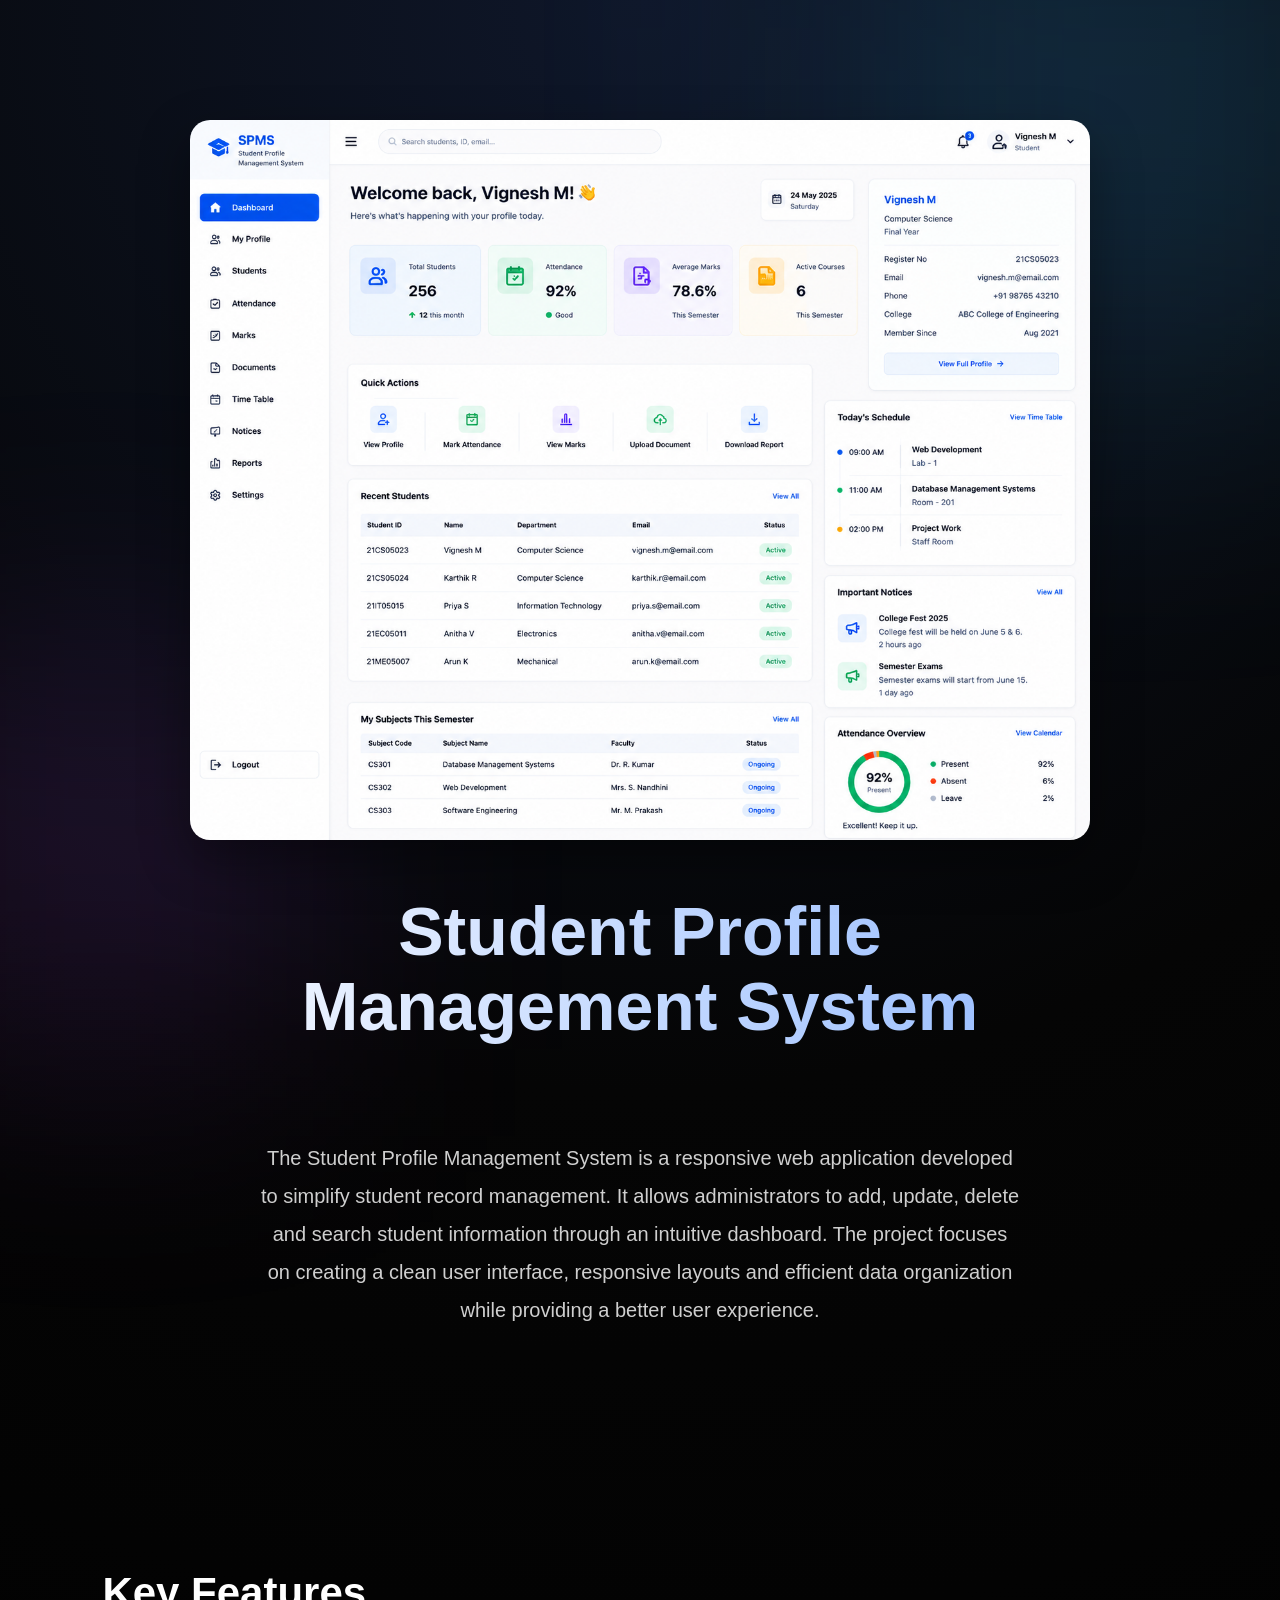
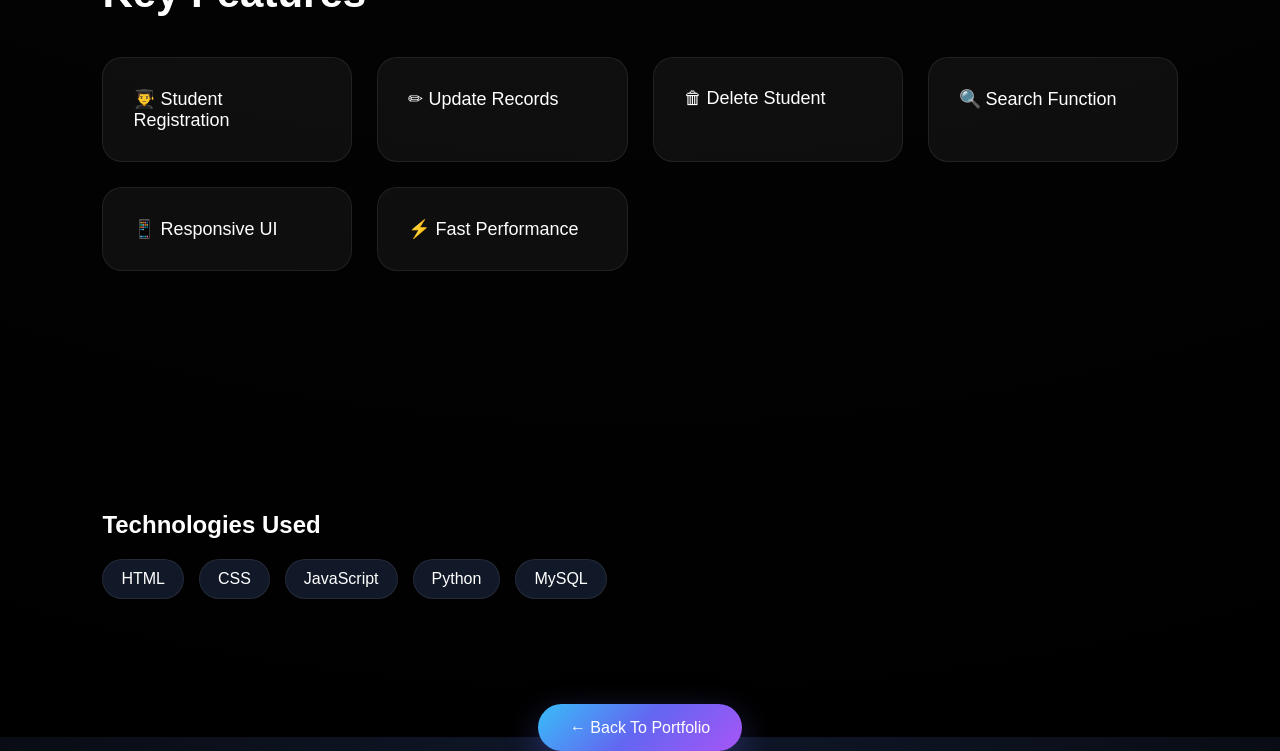
<file: project 1.html>
<!DOCTYPE html>

<html>

<head>

<meta charset="UTF-8">

<meta name="viewport"
content="width=device-width, initial-scale=1.0">

<title>Student Profile Management</title>

<link rel="stylesheet" href="style.css">

</head>

<body>

<section class="project-hero">

    <div class="overlay"></div>

    <img src="project 1.jpg"
         class="banner">

  
    <h1>
        Student Profile
        <br>
        Management System
        <br>
        <br>
    </h1>

    <p class="subtitle">

      The Student Profile Management System is a
    responsive web application developed to
    simplify student record management.
    It allows administrators to add,
    update, delete and search student
    information through an intuitive dashboard.
    The project focuses on creating a clean
    user interface, responsive layouts and
    efficient data organization while providing
    a better user experience.
    </p>

</section>

<section class="section">

<h2 class="project-title">
Key Features
</h2>

<div class="feature-grid">

<div class="feature-box">
👨‍🎓 Student Registration
</div>

<div class="feature-box">
✏ Update Records
</div>

<div class="feature-box">
🗑 Delete Student
</div>

<div class="feature-box">
🔍 Search Function
</div>

<div class="feature-box">
📱 Responsive UI
</div>

<div class="feature-box">
⚡ Fast Performance
</div>

</div>

</section>

<section class="section">

<h2>Technologies Used</h2>

<div class="tech">

<span>HTML</span>

<span>CSS</span>

<span>JavaScript</span>

<span>Python</span>

<span>MySQL</span>

</div>

</section>

<center>

<a href="index.html"
class="btn primary">

← Back To Portfolio

</a>

</center>

</body>

</html>
</file>
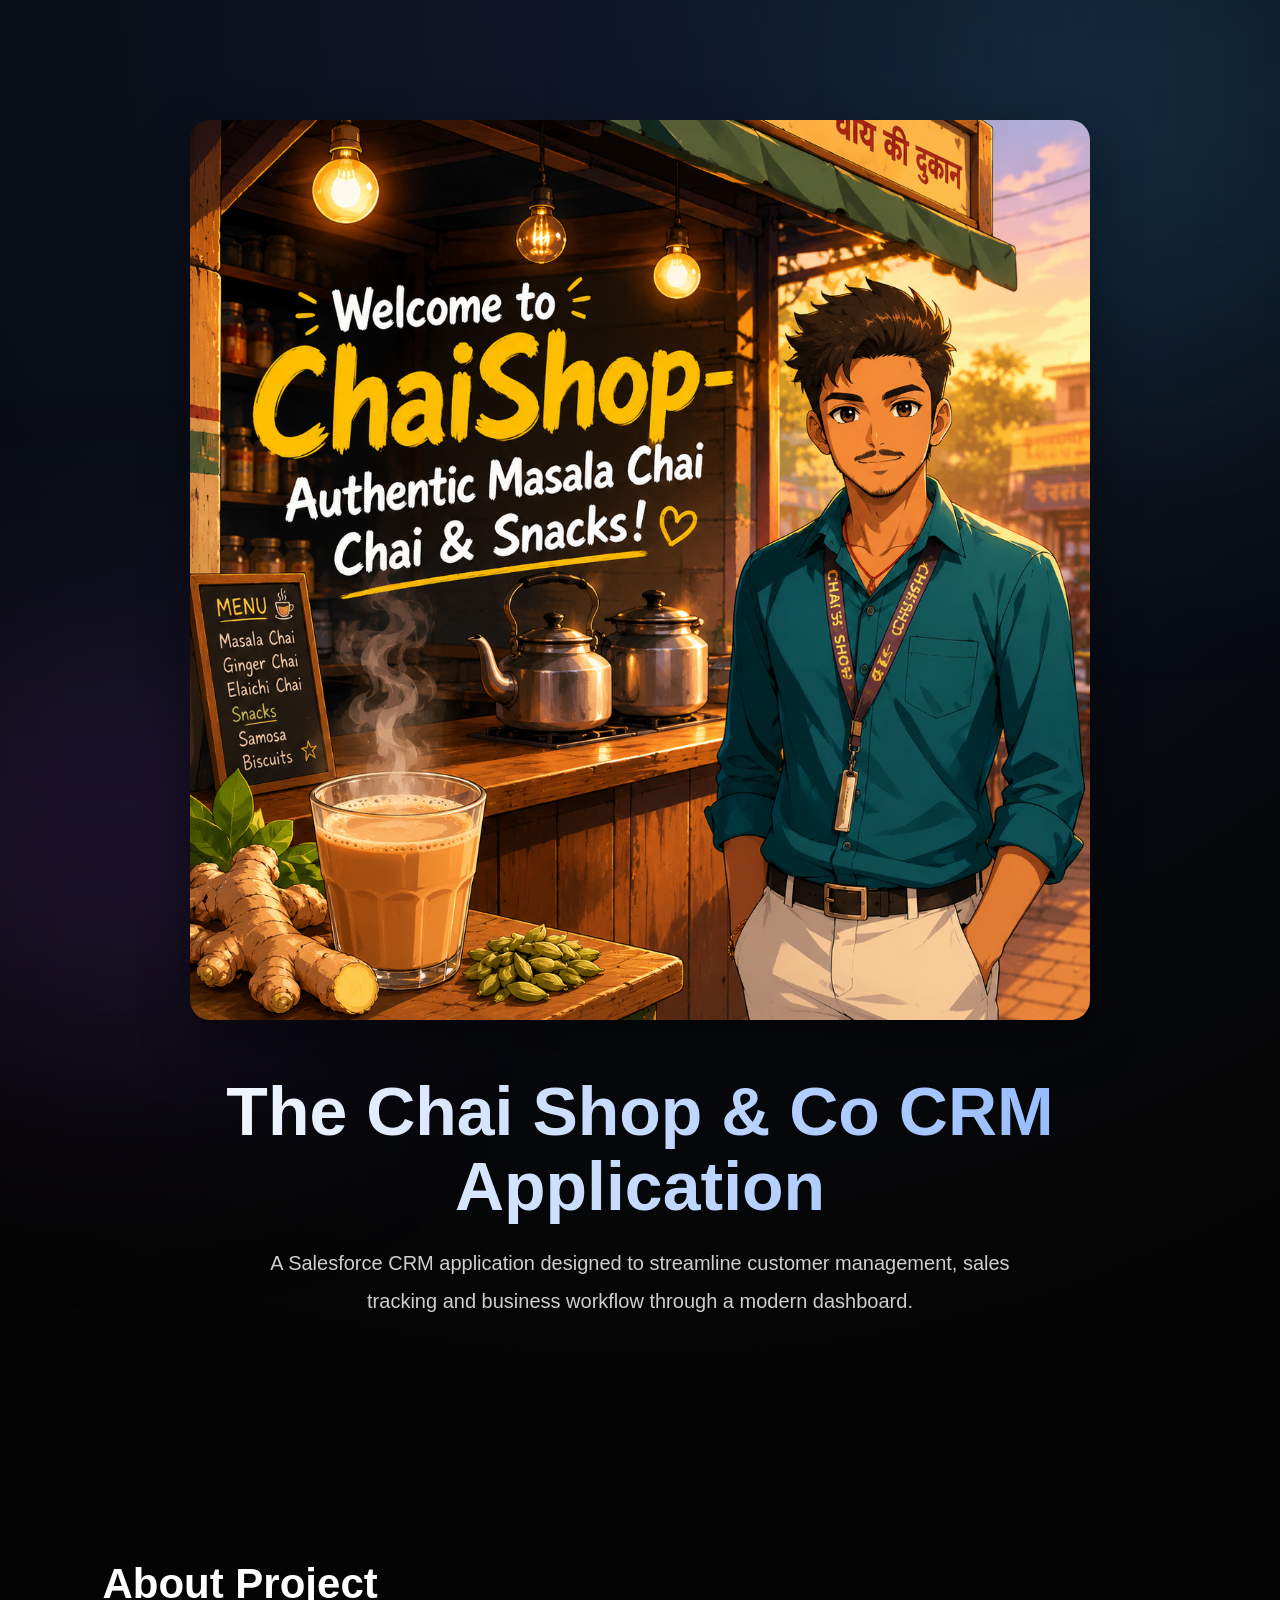
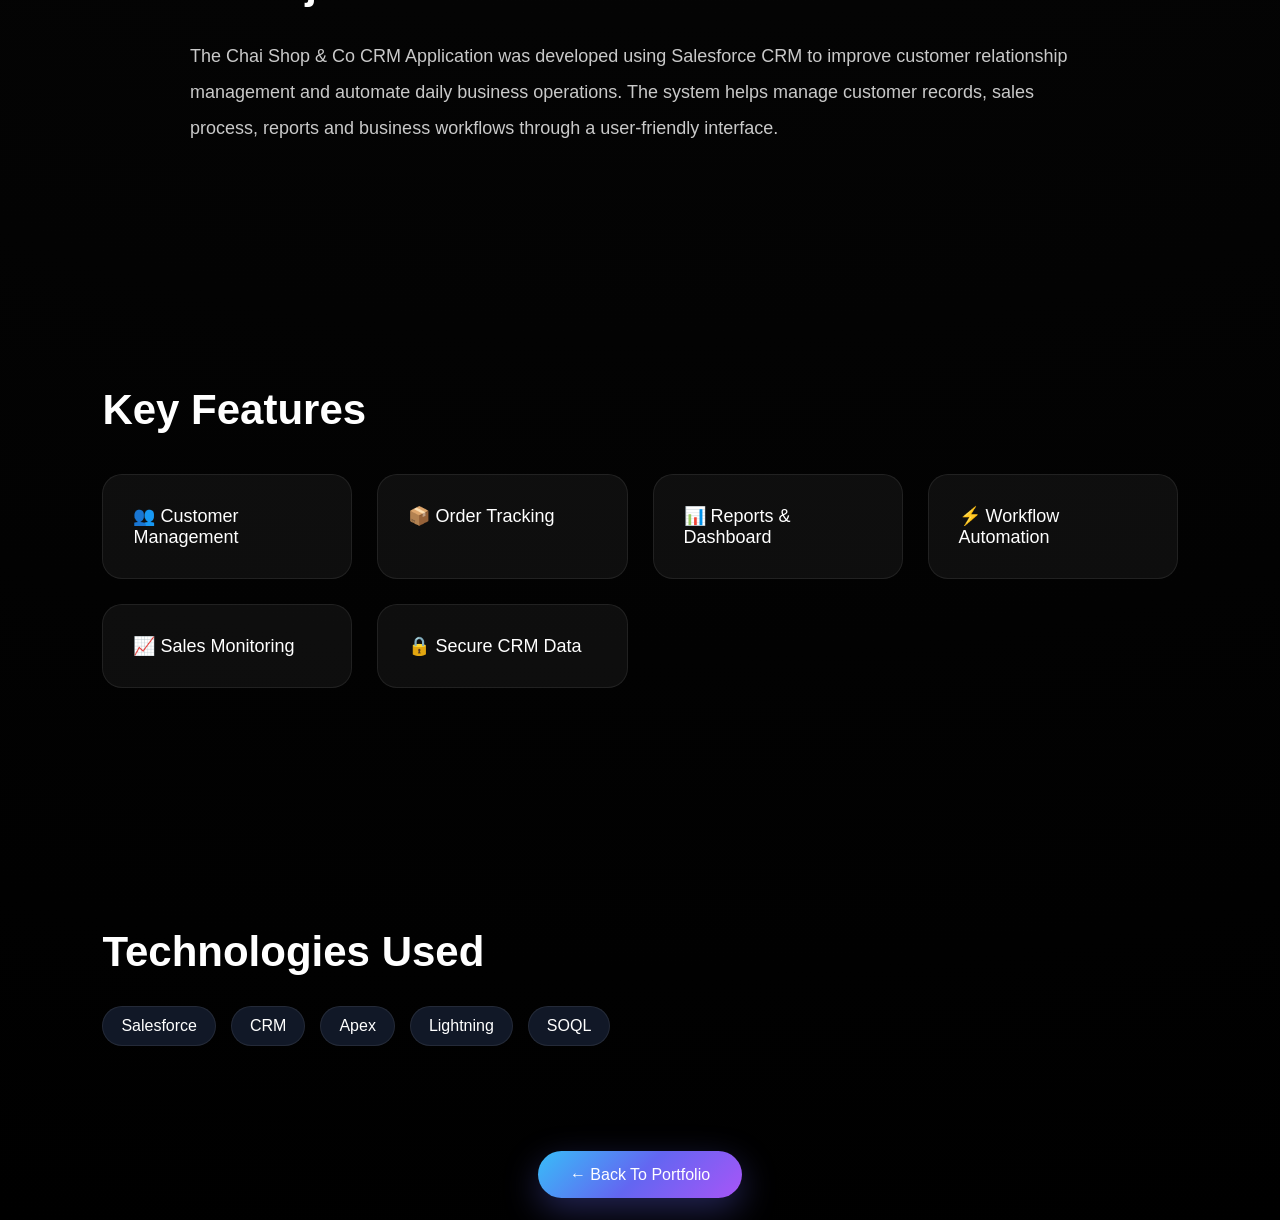
<file: project 2.html>
<!DOCTYPE html>
<html lang="en">

<head>

<meta charset="UTF-8">

<meta name="viewport"
content="width=device-width, initial-scale=1.0">

<title>The Chai Shop & Co CRM</title>

<link rel="stylesheet" href="style.css">

</head>

<body>

<!-- Hero -->

<section class="project-hero">

<img src="project 2.jpg"
class="banner">

<h1>

The Chai Shop & Co
CRM Application

</h1>

<p class="subtitle">

A Salesforce CRM application designed
to streamline customer management,
sales tracking and business workflow
through a modern dashboard.

</p>

</section>

<!-- About -->

<section class="section"
id="about">

<h2 class="project-title">

About Project

</h2>

<p class="project-description">

The Chai Shop & Co CRM Application
was developed using Salesforce CRM
to improve customer relationship
management and automate daily
business operations.

The system helps manage customer
records, sales process, reports
and business workflows through
a user-friendly interface.

</p>

</section>

<!-- Features -->

<section class="section">

<h2 class="project-title">

Key Features

</h2>

<div class="feature-grid">

<div class="feature-box">

👥 Customer Management

</div>

<div class="feature-box">

📦 Order Tracking

</div>

<div class="feature-box">

📊 Reports & Dashboard

</div>

<div class="feature-box">

⚡ Workflow Automation

</div>

<div class="feature-box">

📈 Sales Monitoring

</div>

<div class="feature-box">

🔒 Secure CRM Data

</div>

</div>

</section>

<!-- Tech Stack -->

<section class="section">

<h2 class="project-title">

Technologies Used

</h2>

<div class="tech">

<span>Salesforce</span>

<span>CRM</span>

<span>Apex</span>

<span>Lightning</span>

<span>SOQL</span>

</div>

</section>

<center>

<a href="index.html"
class="btn primary">

← Back To Portfolio

</a>

</center>

<br><br>

</body>

</html>
</file>
<file: style.css>
*{
  margin:0;
  padding:0;
  box-sizing:border-box;
  scroll-behavior:smooth;
}

body{
  font-family:'Poppins',sans-serif;
  background:radial-gradient(circle at top,#0f172a 0%,#050505 45%,#000000 100%);
  color:white;
  overflow-x:hidden;
}

/* Background Effects */

body::before{
  content:"";
  position:fixed;
  width:500px;
  height:500px;
  background:rgba(56,189,248,0.18);
  filter:blur(140px);
  top:-150px;
  right:-100px;
  z-index:-1;
}

body::after{
  content:"";
  position:fixed;
  width:400px;
  height:400px;
  background:rgba(168,85,247,0.15);
  filter:blur(130px);
  bottom:-150px;
  left:-100px;
  z-index:-1;
}

/* Navbar */

.navbar{
  position:fixed;
  top:0;
  width:100%;
  display:flex;
  justify-content:space-between;
  align-items:center;
  padding:20px 8%;
  backdrop-filter:blur(25px);
  background:rgba(5,5,10,0.55);
  border-bottom:1px solid rgba(255,255,255,0.12);
  box-shadow:0 8px 30px rgba(0,0,0,0.35);
  z-index:1000;
}

.logo{
  font-size:1.4rem;
  font-weight:700;

  background:linear-gradient(
    135deg,
    #38bdf8,
    #6366f1,
    #a855f7
  );

  -webkit-background-clip:text;
  -webkit-text-fill-color:transparent;
}

.nav-links{
  display:flex;
  list-style:none;
  gap:30px;
}

.nav-links a{
  text-decoration:none;
  color:#d7d7d7;
  transition:0.3s;
}

.nav-links a:hover{
  color:white;
}

/* Hero */

.hero{
  min-height:100vh;
  display:flex;
  align-items:center;
  justify-content:center;
  text-align:center;
  padding:0 20px;
}

.hero-content{
  max-width:850px;
}

.small-text{
  color:#8c8c8c;
  margin-bottom:15px;
  letter-spacing:2px;
  text-transform:uppercase;
}

.hero h1{
  font-size:5.5rem;
  font-weight:700;
  line-height:1.1;
  margin-bottom:15px;
}

.hero h2{
  font-size:2rem;

  background:linear-gradient(
    135deg,
    #38bdf8,
    #6366f1,
    #a855f7
  );

  -webkit-background-clip:text;
  -webkit-text-fill-color:transparent;

  margin-bottom:25px;
}

.description{
  color:#bdbdbd;
  line-height:1.9;
  max-width:700px;
  margin:auto;
  margin-bottom:40px;
}

/* Buttons */

.buttons{
  display:flex;
  justify-content:center;
  gap:20px;
  flex-wrap:wrap;
}

.btn{
  padding:15px 32px;
  border-radius:50px;
  text-decoration:none;
  font-weight:500;
  transition:0.4s ease;
}

.primary{
  background:linear-gradient(
    135deg,
    #38bdf8,
    #6366f1,
    #a855f7
  );

  color:white;

  box-shadow:0 12px 35px rgba(99,102,241,0.35);
}

.primary:hover{
  transform:translateY(-5px) scale(1.03);
}

.secondary{
  border:1px solid rgba(255,255,255,0.15);
  color:white;
  background:rgba(255,255,255,0.03);
}

.secondary:hover{
  background:rgba(255,255,255,0.08);
}

/* Sections */

.section{
  padding:120px 8%;
}

.section-title{
  font-size:2.8rem;
  margin-bottom:50px;
  text-align:center;
}

/* Cards */

.glass-card,
.skill-card{
  background:linear-gradient(
    145deg,
    rgba(255,255,255,0.08),
    rgba(255,255,255,0.03)
  );

  border:1px solid rgba(255,255,255,0.12);

  backdrop-filter:blur(20px);

  border-radius:28px;

  padding:40px;

  transition:0.4s ease;
}

.glass-card:hover,
.skill-card:hover,
.service-card:hover{

  transform:translateY(-10px) scale(1.02);

  box-shadow:0 20px 40px rgba(99,102,241,0.18);
}

/* Grid */

.skills-grid,
.services-grid{
  display:grid;
  grid-template-columns:
  repeat(auto-fit,minmax(240px,1fr));

  gap:28px;
}

/* Service */

.service-card h3{
  margin-bottom:15px;
  font-size:1.3rem;
}

.service-card p{
  color:#c9c9c9;
  line-height:1.7;
}

/* Contact */

.contact-card{
  text-align:center;
}

.contact-card p{
  margin-bottom:18px;
  color:#d0d0d0;
}

/* Footer */

footer{
  text-align:center;
  padding:35px;
  color:#888;
  border-top:1px solid rgba(255,255,255,0.08);
}

/* Mobile */

@media(max-width:768px){

  .navbar{
    flex-direction:column;
    gap:18px;
  }

  .nav-links{
    gap:16px;
    flex-wrap:wrap;
    justify-content:center;
  }

  .hero h1{
    font-size:3.3rem;
  }

  .hero h2{
    font-size:1.4rem;
  }

  .section-title{
    font-size:2.2rem;
  }

  .glass-card,
  .skill-card{
    padding:28px;
  }
}
/* Contact Form */

form{
  display:flex;
  flex-direction:column;
  gap:20px;
}

input,
textarea{

  width:100%;

  padding:16px;

  border:none;

  border-radius:16px;

  background:rgba(255,255,255,0.06);

  color:white;

  font-size:1rem;

  outline:none;
}

textarea{
  resize:none;
}

input::placeholder,
textarea::placeholder{
  color:#aaa;
}
.contact-info{

  display:flex;

  flex-direction:column;

  gap:15px;

  margin-bottom:30px;
}

.contact-info p{

  background:rgba(255,255,255,0.05);

  padding:16px;

  border-radius:14px;

  color:#dcdcdc;

  border:1px solid rgba(255,255,255,0.08);
}
/* ========================= */
/* MOBILE RESPONSIVE DESIGN */
/* ========================= */

@media(max-width:768px){

  /* Navbar */

  .navbar{

    flex-direction:column;

    padding:18px 5%;

    gap:15px;
  }

  .nav-links{

    flex-wrap:wrap;

    justify-content:center;

    gap:15px;
  }

  .nav-links a{

    font-size:0.9rem;
  }

  /* Hero */

  .hero{

    padding-top:120px;
  }

  .hero h1{

    font-size:3rem;

    line-height:1.2;
  }

  .hero h2{

    font-size:1.3rem;
  }

  .description{

    font-size:0.95rem;

    line-height:1.8;
  }

  /* Buttons */

  .buttons{

    flex-direction:column;

    align-items:center;
  }

  .btn{

    width:100%;

    max-width:280px;

    text-align:center;
  }

  /* Sections */

  .section{

    padding:90px 5%;
  }

  .section-title{

    font-size:2rem;
  }

  /* Cards */

  .glass-card,
  .skill-card{

    padding:25px;

    border-radius:22px;
  }

  /* Grid */

  .skills-grid,
  .services-grid{

    grid-template-columns:1fr;
  }

  /* Contact */

  input,
  textarea{

    font-size:0.95rem;
  }

  /* Project Image */

  img{

    width:100%;

    height:auto;
  }

  /* Footer */

  footer{

    font-size:0.9rem;
  }
}
/* Profile Image */

.profile-img{

  width:180px;

  height:180px;

  object-fit:cover;

  border-radius:50%;

  margin-bottom:30px;

  border:4px solid rgba(255,255,255,0.15);

  box-shadow:0 20px 50px rgba(99,102,241,0.35);

  animation:floatAnimation 4s ease-in-out infinite;
}
/* Typing Text */

.typing-container{
  margin-bottom:30px;
}

.typing-text{
  font-size:1.2rem;
  color:#38bdf8;
  font-weight:500;
}

/* Social Icons */

.social-icons{

  display:flex;

  justify-content:center;

  gap:20px;

  margin-bottom:30px;

  flex-wrap:wrap;
}

.social-icons a{

  text-decoration:none;

  color:white;

  background:rgba(255,255,255,0.05);

  padding:14px 22px;

  border-radius:14px;

  border:1px solid rgba(255,255,255,0.08);

  transition:0.3s ease;
}

.social-icons a:hover{

  transform:translateY(-5px);

  background:rgba(255,255,255,0.1);
}/* Hero Layout */

.hero{

  display:flex;

  justify-content:space-between;

  align-items:center;

  min-height:100vh;

  padding:120px 8%;

  gap:60px;

  flex-wrap:wrap;
}

.hero-left{

  flex:1;
}

.hero-right{

  flex:1;

  display:flex;

  justify-content:center;
}

/* Gradient Text */

.gradient-text{

  background:linear-gradient(
    135deg,
    #38bdf8,
    #6366f1,
    #a855f7
  );

  -webkit-background-clip:text;

  -webkit-text-fill-color:transparent;
}

/* Profile Image */

.image-circle{

  width:380px;

  height:380px;

  border-radius:50%;

  padding:10px;

  background:linear-gradient(
    135deg,
    #38bdf8,
    #6366f1,
    #a855f7
  );

  animation:floatImage 4s ease-in-out infinite;

  box-shadow:0 20px 80px rgba(99,102,241,0.35);
}

.profile-img{

  width:100%;

  height:100%;

  object-fit:cover;

  border-radius:50%;

  border:6px solid #050505;
}

/* Floating Animation */

@keyframes floatImage{

  0%{
    transform:translateY(0px);
  }

  50%{
    transform:translateY(-20px);
  }

  100%{
    transform:translateY(0px);
  }
}
@media(max-width:768px){

  .hero{

    flex-direction:column-reverse;

    text-align:center;

    padding-top:140px;
  }

  .image-circle{

    width:260px;

    height:260px;
  }

  .hero h1{

    font-size:3rem;
  }
}
/* Skill Icons */

.skill-card i{

  font-size:3rem;

  margin-bottom:20px;

  background:linear-gradient(
    135deg,
    #38bdf8,
    #6366f1,
    #a855f7
  );

  -webkit-background-clip:text;

  -webkit-text-fill-color:transparent;
}

.skill-card h3{

  font-size:1.1rem;
}
/* Service Icons */

.service-card i{

  font-size:3rem;

  margin-bottom:20px;

  background:linear-gradient(
    135deg,
    #38bdf8,
    #6366f1,
    #a855f7
  );

  -webkit-background-clip:text;

  -webkit-text-fill-color:transparent;
}

.service-card{

  text-align:center;
}
/* Project Card */

.project-link{

  text-decoration:none;

  color:white;
}

.project-card{

  overflow:hidden;

  text-align:center;
}

.project-card img{

  width:100%;

  height:220px;

  object-fit:cover;

  border-radius:20px;

  margin-bottom:20px;

  transition:0.4s ease;
}

.project-card:hover img{

  transform:scale(1.05);
}

.project-card h3{

  margin-bottom:15px;
}

.project-card p{

  color:#c9c9c9;

  line-height:1.7;
}
/* ========================= */
/* MOBILE RESPONSIVE DESIGN */
/* ========================= */

@media(max-width:768px){

  /* Navbar */

  .navbar{

    flex-direction:column;

    padding:18px 5%;

    gap:15px;
  }

  .nav-links{

    flex-wrap:wrap;

    justify-content:center;

    gap:15px;
  }

  .nav-links a{

    font-size:0.9rem;
  }

  /* Hero Section */

  .hero{

    flex-direction:column-reverse;

    justify-content:center;

    text-align:center;

    padding:140px 5% 80px;

    gap:40px;
  }

  .hero-left,
  .hero-right{

    width:100%;
  }

  .hero h1{

    font-size:3rem;

    line-height:1.2;
  }

  .hero h2{

    font-size:1.4rem;
  }

  .description{

    font-size:0.95rem;

    line-height:1.8;
  }

  /* Profile Image */

  .image-circle{

    width:250px;

    height:250px;
  }

  /* Buttons */

  .buttons{

    flex-direction:column;

    align-items:center;

    width:100%;
  }

  .btn{

    width:100%;

    max-width:280px;

    text-align:center;
  }

  /* Sections */

  .section{

    padding:90px 5%;
  }

  .section-title{

    font-size:2rem;
  }

  /* Cards */

  .glass-card,
  .skill-card,
  .project-card{

    padding:25px;

    border-radius:22px;
  }

  /* Grid Layout */

  .skills-grid,
  .services-grid{

    grid-template-columns:1fr;
  }

  /* Project Images */

  .project-card img{

    height:200px;
  }

  /* Contact Form */

  input,
  textarea{

    font-size:0.95rem;
  }

  /* Social Icons */

  .social-icons{

    flex-direction:column;

    align-items:center;
  }

  .social-icons a{

    width:100%;

    max-width:260px;

    text-align:center;
  }

  /* Footer */

  footer{

    font-size:0.9rem;

    padding:25px;
  }
}
/* Standard Project Images */

.project-image-box{

  width:100%;

  height:240px;

  overflow:hidden;

  margin-bottom:25px;

  border:1px solid rgba(255,255,255,0.08);

  box-shadow:0 20px 40px rgba(0,0,0,0.25);
}

.project-img{

  width:100%;

  height:100%;

  object-fit:cover;

  transition:0.5s ease;
}

.project-card:hover .project-img{

  transform:scale(1.05);
}

/* Mobile */

@media(max-width:768px){

  .project-image-box{

    height:200px;
  }
}
/* Education Timeline */

.timeline{

  position:relative;

  max-width:900px;

  margin:auto;
}

.timeline::before{

  content:"";

  position:absolute;

  left:20px;

  top:0;

  width:3px;

  height:100%;

  background:linear-gradient(
    #38bdf8,
    #6366f1,
    #a855f7
  );
}

.timeline-item{

  position:relative;

  padding-left:70px;

  margin-bottom:50px;
}

.timeline-dot{

  position:absolute;

  left:8px;

  top:20px;

  width:25px;

  height:25px;

  border-radius:50%;

  background:#38bdf8;

  box-shadow:0 0 20px #38bdf8;
}

.timeline-content h3{

  margin-bottom:10px;

  font-size:1.3rem;
}

.timeline-content span{

  color:#38bdf8;

  font-size:0.95rem;

  display:block;

  margin-bottom:15px;
}

.timeline-content p{

  color:#cfcfcf;

  line-height:1.8;
}

/* Mobile */

@media(max-width:768px){

  .timeline::before{

    left:12px;
  }

  .timeline-item{

    padding-left:50px;
  }

  .timeline-dot{

    width:20px;

    height:20px;

    left:3px;
  }
}
/* Skills Images */

.skill-card{

  text-align:center;
}

.skill-card img{

  width:80px;

  height:80px;

  object-fit:contain;

  margin-bottom:20px;

  transition:0.4s ease;
}

.skill-card:hover img{

  transform:scale(1.1);
}

.skill-card h3{

  font-size:1.1rem;

  color:white;
}
/* Skill Images */

.skill-card{

  text-align:center;
}

.skill-card img{

  width:80px;

  height:80px;

  object-fit:contain;

  margin-bottom:20px;

  transition:0.4s ease;
}

.skill-card:hover img{

  transform:scale(1.12);
}

.skill-card h3{

  font-size:1.1rem;

  color:white;
}
/* ========================= */
/* Hobbies Section */
/* ========================= */

.hobbies-grid{

  display:grid;

  grid-template-columns:
  repeat(auto-fit,minmax(220px,1fr));

  gap:28px;
}

.hobby-card{

  background:linear-gradient(
    145deg,
    rgba(255,255,255,0.08),
    rgba(255,255,255,0.03)
  );

  border:1px solid rgba(255,255,255,0.08);

  backdrop-filter:blur(20px);

  border-radius:24px;

  padding:35px 25px;

  text-align:center;

  transition:0.4s ease;
}

.hobby-card:hover{

  transform:translateY(-10px);

  box-shadow:0 20px 40px rgba(99,102,241,0.18);
}

.hobby-card img{

  width:75px;

  height:75px;

  object-fit:contain;

  margin-bottom:20px;

  transition:0.4s ease;
}

.hobby-card:hover img{

  transform:scale(1.1);
}

.hobby-card h3{

  font-size:1.1rem;

  color:white;
}

/* Mobile */

@media(max-width:768px){

  .hobbies-grid{

    grid-template-columns:1fr;
  }

  .hobby-card{

    padding:30px 20px;
  }

  .hobby-card img{

    width:65px;

    height:65px;
  }
}
/* ========================= */
/* Animated Background */
/* ========================= */

.animated-bg{

  position:fixed;

  width:100%;

  height:100vh;

  overflow:hidden;

  top:0;

  left:0;

  z-index:-2;
}

.animated-bg span{

  position:absolute;

  display:block;

  border-radius:50%;

  animation:animateBlob 18s linear infinite;

  bottom:-150px;
}

/* Blob 1 */

.animated-bg span:nth-child(1){

  width:250px;

  height:250px;

  left:10%;

  background:rgba(56,189,248,0.12);

  animation-duration:20s;
}

/* Blob 2 */

.animated-bg span:nth-child(2){

  width:180px;

  height:180px;

  left:35%;

  background:rgba(168,85,247,0.10);

  animation-duration:16s;

  animation-delay:2s;
}

/* Blob 3 */

.animated-bg span:nth-child(3){

  width:300px;

  height:300px;

  left:60%;

  background:rgba(99,102,241,0.12);

  animation-duration:22s;

  animation-delay:4s;
}

/* Blob 4 */

.animated-bg span:nth-child(4){

  width:220px;

  height:220px;

  left:80%;

  background:rgba(255,255,255,0.05);

  animation-duration:18s;

  animation-delay:1s;
}

/* Animation */

@keyframes animateBlob{

  0%{

    transform:
    translateY(0)
    rotate(0deg);

    opacity:0;
  }

  10%{
    opacity:1;
  }

  100%{

    transform:
    translateY(-1200px)
    rotate(720deg);

    opacity:0;
  }
}
/* Cursor Glow */

.cursor-glow{

  position:fixed;

  width:250px;

  height:250px;

  border-radius:50%;

  background:rgba(99,102,241,0.15);

  filter:blur(100px);

  pointer-events:none;

  transform:translate(-50%,-50%);

  z-index:-1;
}
/* Contact Icons */

.contact-info i{

  margin-right:10px;

  color:#E1306C;

  font-size:1.1rem;
}
/* ========================= */

.project-hero{

text-align:center;

padding:120px 8% 60px;

}

.banner{

width:100%;

max-width:900px;

border-radius:20px;

margin-bottom:30px;

box-shadow:0 20px 50px rgba(0,0,0,.4);

}

.tech{

display:flex;

gap:15px;

flex-wrap:wrap;

margin-top:20px;

}

.tech span{

padding:10px 18px;

background:#111827;

border:1px solid rgba(255,255,255,.08);

border-radius:30px;

}

.gallery{

display:grid;

grid-template-columns:
repeat(auto-fit,minmax(250px,1fr));

gap:20px;

margin-top:30px;

}

.gallery img{

width:100%;

border-radius:16px;

transition:.4s;

}

.gallery img:hover{

transform:scale(1.05);

}
/* ========================= */
/* Premium Project Page */
/* ========================= */

.project-hero{

padding:120px 8%;

text-align:center;

position:relative;

}

.project-tag{

display:inline-block;

padding:10px 22px;

background:#2563eb;

border-radius:30px;

margin-bottom:25px;

font-size:14px;

letter-spacing:1px;

font-weight:600;

}

.project-hero h1{

font-size:68px;

font-weight:700;

line-height:1.1;

margin:20px 0;

background:linear-gradient(
90deg,
#ffffff,
#8ab4ff);

-webkit-background-clip:text;

-webkit-text-fill-color:transparent;

}

.subtitle{

max-width:760px;

margin:auto;

font-size:20px;

line-height:1.9;

color:#cfcfcf;

}

.project-title{

font-size:42px;

margin-bottom:30px;

color:white;

}

.project-description{

font-size:18px;

line-height:2;

color:#c9c9c9;

max-width:900px;

margin:auto;

}

.feature-grid{

display:grid;

grid-template-columns:
repeat(auto-fit,minmax(250px,1fr));

gap:25px;

margin-top:40px;

}

.feature-box{

padding:30px;

background:rgba(255,255,255,.05);

border:1px solid rgba(255,255,255,.08);

border-radius:20px;

font-size:18px;

transition:.4s;

}

.feature-box:hover{

transform:translateY(-10px);

background:#111827;

}
/* ========================= */
/* Premium Project Page */
/* ========================= */

.project-hero{

padding:120px 8%;

text-align:center;

position:relative;

}

.project-tag{

display:inline-block;

padding:10px 22px;

background:#2563eb;

border-radius:30px;

margin-bottom:25px;

font-size:14px;

letter-spacing:1px;

font-weight:600;

}

.project-hero h1{

font-size:68px;

font-weight:700;

line-height:1.1;

margin:20px 0;

background:linear-gradient(
90deg,
#ffffff,
#8ab4ff);

-webkit-background-clip:text;

-webkit-text-fill-color:transparent;

}

.subtitle{

max-width:760px;

margin:auto;

font-size:20px;

line-height:1.9;

color:#cfcfcf;

}

.project-title{

font-size:42px;

margin-bottom:30px;

color:white;

}

.project-description{

font-size:18px;

line-height:2;

color:#c9c9c9;

max-width:900px;

margin:auto;

}

.feature-grid{

display:grid;

grid-template-columns:
repeat(auto-fit,minmax(250px,1fr));

gap:25px;

margin-top:40px;

}

.feature-box{

padding:30px;

background:rgba(255,255,255,.05);

border:1px solid rgba(255,255,255,.08);

border-radius:20px;

font-size:18px;

transition:.4s;

}

.feature-box:hover{

transform:translateY(-10px);

background:#111827;

}
.project-btn{

    margin-top:30px;

    text-align:center;
}
.timeline-content .btn{

    display:inline-block;

    margin-top:20px;
}
/* ========================= */
/* Education Card Design */
/* ========================= */

.timeline-content{

    background:rgba(255,255,255,0.05);

    backdrop-filter:blur(20px);

    border:1px solid rgba(255,255,255,0.08);

    border-radius:20px;

    padding:30px;

    transition:.4s ease;
}

.timeline-content:hover{

    transform:translateY(-8px);

    box-shadow:0 20px 50px rgba(99,102,241,.25);

    border-color:#6366f1;
}

.timeline-content h3{

    font-size:28px;

    margin-bottom:10px;

    color:#fff;
}

.timeline-content span{

    display:inline-block;

    margin-bottom:15px;

    padding:8px 18px;

    background:rgba(99,102,241,.15);

    color:#8ab4ff;

    border-radius:30px;

    font-size:14px;

    font-weight:600;
}

.timeline-content p{

    color:#cfcfcf;

    line-height:1.8;

    margin-bottom:25px;
}

/* ========================= */
/* View Details Button */
/* ========================= */

.timeline-content .btn{

    display:inline-flex;

    align-items:center;

    justify-content:center;

    gap:8px;

    padding:14px 28px;

    border-radius:50px;

    text-decoration:none;

    font-weight:600;

    background:linear-gradient(135deg,#2563eb,#7c3aed);

    color:white;

    transition:.35s ease;

    box-shadow:0 10px 30px rgba(37,99,235,.35);
}

.timeline-content .btn:hover{

    transform:translateY(-4px) scale(1.05);

    box-shadow:0 20px 40px rgba(37,99,235,.45);
}

/* Mobile */

@media(max-width:768px){

.timeline-content{

padding:22px;

}

.timeline-content h3{

font-size:22px;

}

.timeline-content .btn{

width:100%;

}

}
/*=========================
 Education Timeline
==========================*/

.edu-timeline{

    position:relative;

    max-width:900px;

    margin:60px auto;
}

.edu-timeline::before{

    content:"";

    position:absolute;

    left:20px;

    top:0;

    width:4px;

    height:100%;

    background:linear-gradient(
        #2563eb,
        #8b5cf6
    );

    border-radius:20px;
}

.edu-item{

    position:relative;

    padding-left:70px;

    margin-bottom:50px;
}

.edu-dot{

    position:absolute;

    left:8px;

    top:20px;

    width:28px;

    height:28px;

    border-radius:50%;

    background:#3b82f6;

    box-shadow:0 0 20px #3b82f6;
}

.edu-card{

    background:rgba(255,255,255,.05);

    border:1px solid rgba(255,255,255,.08);

    backdrop-filter:blur(15px);

    border-radius:18px;

    padding:30px;

    transition:.35s;
}

.edu-card:hover{

    transform:translateY(-8px);

    border-color:#3b82f6;

    box-shadow:0 20px 40px rgba(37,99,235,.25);
}

.edu-year{

    display:inline-block;

    padding:8px 18px;

    border-radius:30px;

    background:#2563eb;

    color:white;

    font-size:14px;

    margin-bottom:15px;
}

.edu-card h3{

    font-size:24px;

    margin-bottom:15px;

    color:white;
}

.edu-card p{

    color:#cfcfcf;

    line-height:1.8;
}

/* Mobile */

@media(max-width:768px){

.edu-timeline::before{

left:14px;

}

.edu-item{

padding-left:55px;

}

.edu-dot{

width:22px;

height:22px;

left:4px;

}

.edu-card{

padding:22px;

}

.edu-card h3{

font-size:20px;

}

}
/* ===========================================
   RESPONSIVE DESIGN
=========================================== */

/* Large Laptop */

@media (max-width:1200px){

.container,
.section{

    width:90%;

    margin:auto;

}

.hero h1{

    font-size:56px;

}

.project-title{

    font-size:42px;

}

}


/* Tablet */

@media (max-width:992px){

.navbar{

    padding:20px 5%;

}

.hero{

    flex-direction:column-reverse;

    text-align:center;

    gap:60px;
}

.hero-content,
.hero-image{

    width:100%;
}

.hero h1{

    font-size:48px;
}

.hero p{

    max-width:700px;

    margin:auto;
}

.education-info{

    grid-template-columns:repeat(2,1fr);
}

.skills-grid,
.services-grid,
.hobbies-grid,
.feature-grid{

    grid-template-columns:repeat(2,1fr);
}

.gallery{

    grid-template-columns:repeat(2,1fr);
}

}


/* Mobile */

@media (max-width:768px){

html{

    font-size:15px;
}

section{

    padding:80px 6%;
}

.hero{

    padding-top:120px;
}

.hero h1{

    font-size:38px;

    line-height:1.2;
}

.hero p{

    font-size:16px;
}

.image-circle{

    width:260px;

    height:260px;
}

.project-title{

    font-size:32px;
}

.education-content h1{

    font-size:38px;
}

.education-content p{

    font-size:16px;
}

.education-info{

    grid-template-columns:1fr;
}

.skills-grid,
.services-grid,
.hobbies-grid,
.feature-grid,
.gallery{

    grid-template-columns:1fr;
}

.project-card img{

    height:220px;
}

.banner{

    width:100%;
}

.btn{

    width:100%;

    text-align:center;
}

.hero-buttons{

    flex-direction:column;

    gap:15px;
}

.contact-info{

    text-align:center;
}

footer{

    text-align:center;
}

}


/* Small Mobile */

@media (max-width:480px){

.hero h1{

    font-size:30px;
}

.section-title{

    font-size:30px;
}

.project-title{

    font-size:28px;
}

.timeline-item{

    padding-left:45px;
}

.timeline-dot{

    width:18px;

    height:18px;

    left:4px;
}

.project-card{

    padding:20px;
}

.hero img{

    width:220px;

    height:220px;
}

}
</file>
